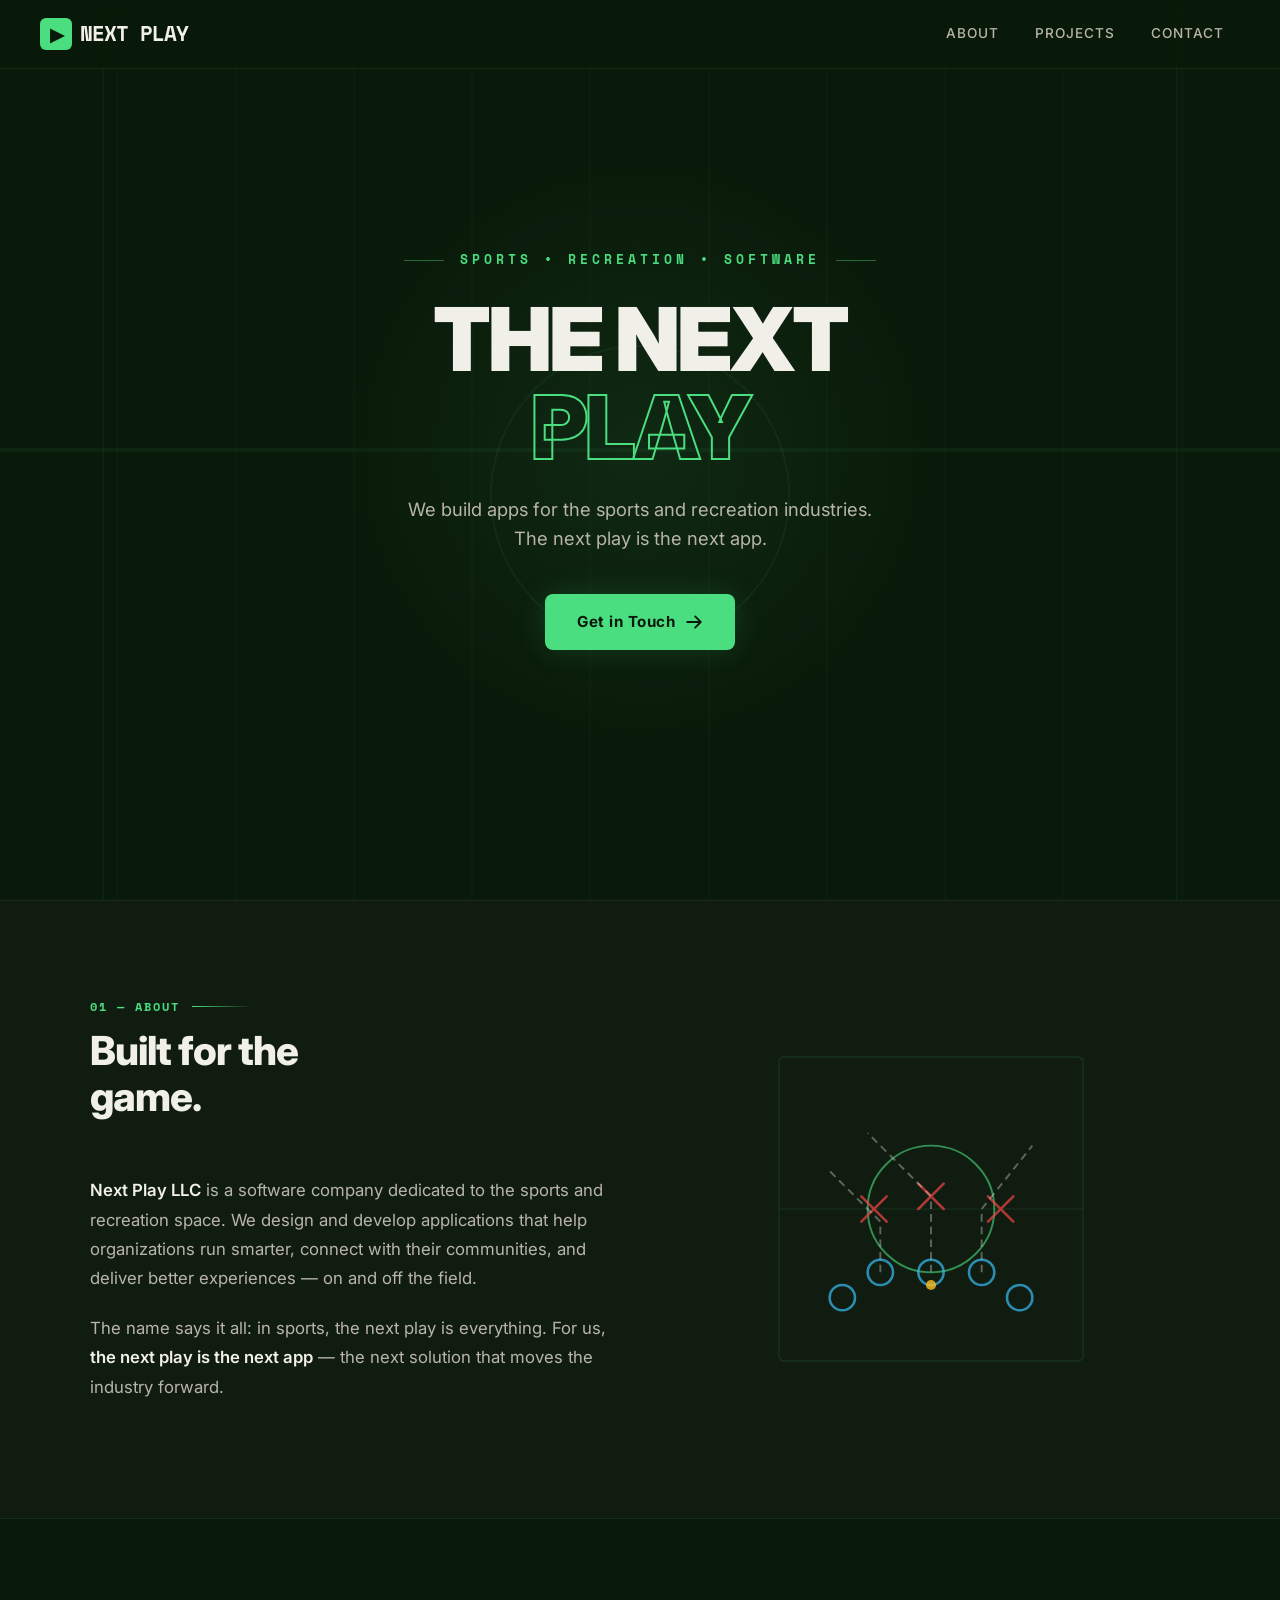
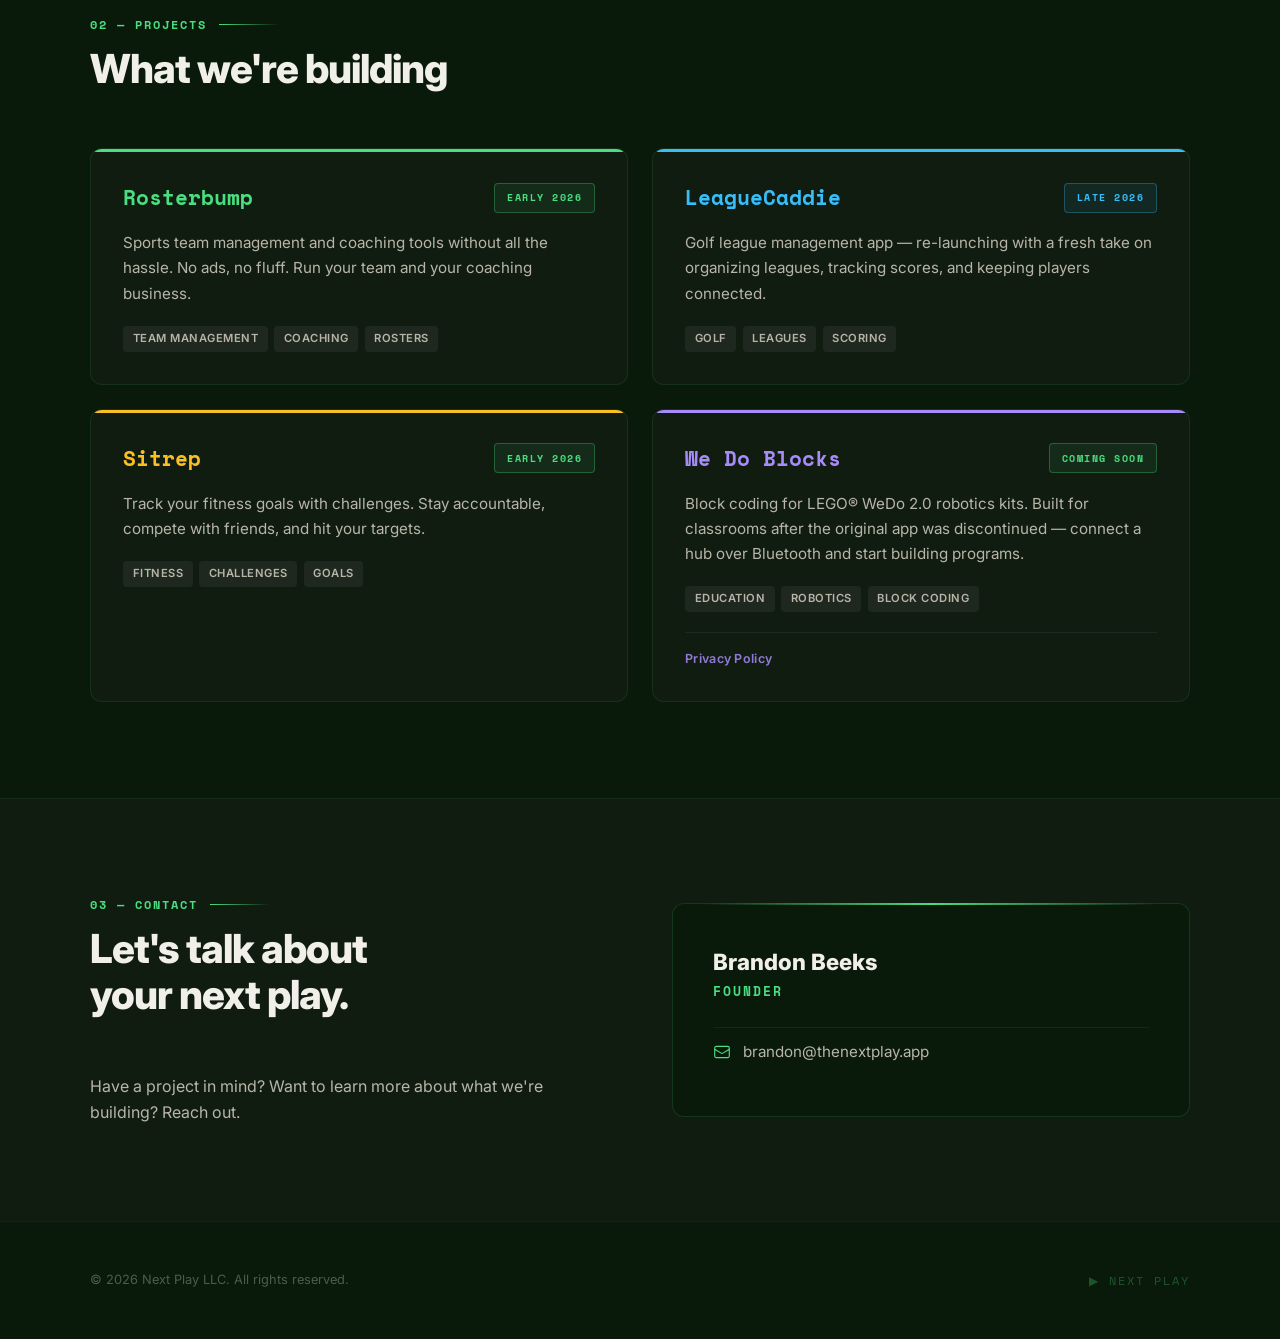
<file: index.html>
<!DOCTYPE html>
<html lang="en">
<head>
  <meta charset="UTF-8">
  <meta name="viewport" content="width=device-width, initial-scale=1.0">
  <title>Next Play — Software for Sports & Recreation</title>
  <link rel="preconnect" href="https://fonts.googleapis.com">
  <link rel="preconnect" href="https://fonts.gstatic.com" crossorigin>
  <link href="https://fonts.googleapis.com/css2?family=Inter:wght@400;500;600;700;800;900&family=Space+Mono:wght@700&display=swap" rel="stylesheet">
  <link rel="stylesheet" href="assets/site.css">
  <style>/* ═══ HERO ═══ */
    .hero {
      min-height: 100vh;
      display: flex;
      align-items: center;
      justify-content: center;
      text-align: center;
      padding: 6rem 2rem;
      position: relative;
      overflow: hidden;
    }

    /* Field lines background */
    .hero::before {
      content: '';
      position: absolute;
      inset: 0;
      background:
        /* center circle */
        radial-gradient(circle at 50% 55%, transparent 148px, rgba(74,222,128,0.06) 148px, rgba(74,222,128,0.06) 150px, transparent 150px),
        /* center line */
        linear-gradient(0deg, transparent 49.8%, rgba(74,222,128,0.05) 49.8%, rgba(74,222,128,0.05) 50.2%, transparent 50.2%),
        /* sidelines */
        linear-gradient(90deg, transparent 8%, rgba(74,222,128,0.04) 8%, rgba(74,222,128,0.04) 8.15%, transparent 8.15%, transparent 91.85%, rgba(74,222,128,0.04) 91.85%, rgba(74,222,128,0.04) 92%, transparent 92%),
        /* yard lines */
        repeating-linear-gradient(90deg, transparent 0%, transparent 9.09%, rgba(74,222,128,0.025) 9.09%, rgba(74,222,128,0.025) 9.24%, transparent 9.24%);
      pointer-events: none;
    }

    /* Animated glow */
    .hero::after {
      content: '';
      position: absolute;
      width: 600px;
      height: 600px;
      border-radius: 50%;
      background: radial-gradient(circle, rgba(74,222,128,0.08) 0%, transparent 70%);
      top: 50%;
      left: 50%;
      transform: translate(-50%, -50%);
      animation: pulse 6s ease-in-out infinite;
      pointer-events: none;
    }

    @keyframes pulse {
      0%, 100% { opacity: 0.5; transform: translate(-50%, -50%) scale(1); }
      50% { opacity: 1; transform: translate(-50%, -50%) scale(1.15); }
    }

    .hero-content { position: relative; z-index: 2; }

    .hero-tagline {
      font-family: 'Space Mono', monospace;
      font-size: 0.8rem;
      font-weight: 700;
      text-transform: uppercase;
      letter-spacing: 4px;
      color: var(--lime);
      margin-bottom: 1.5rem;
      display: flex;
      align-items: center;
      justify-content: center;
      gap: 1rem;
    }
    .hero-tagline::before,
    .hero-tagline::after {
      content: '';
      width: 40px;
      height: 1px;
      background: var(--lime);
      opacity: 0.4;
    }

    .hero h1 {
      font-size: clamp(3rem, 8vw, 5.5rem);
      font-weight: 900;
      line-height: 1.0;
      letter-spacing: -3px;
      margin-bottom: 1.5rem;
      color: var(--chalk);
    }
    .hero h1 .accent {
      color: transparent;
      -webkit-text-stroke: 2px var(--lime);
      display: block;
    }

    .hero-sub {
      font-size: 1.15rem;
      color: var(--chalk-dim);
      max-width: 480px;
      margin: 0 auto 2.5rem;
      font-weight: 400;
    }

    .hero-cta {
      display: inline-flex;
      align-items: center;
      gap: 0.6rem;
      background: var(--lime);
      color: var(--turf);
      padding: 1rem 2rem;
      border-radius: 8px;
      text-decoration: none;
      font-weight: 700;
      font-size: 0.95rem;
      letter-spacing: 0.5px;
      transition: all 0.25s;
      box-shadow: 0 0 30px rgba(74,222,128,0.15);
    }
    .hero-cta:hover {
      background: #86efac;
      box-shadow: 0 0 50px rgba(74,222,128,0.25);
      transform: translateY(-2px);
    }
    .hero-cta svg { width: 18px; height: 18px; }

    /* ═══ ABOUT ═══ */
    .about {
      background: var(--surface);
      border-top: 1px solid rgba(74,222,128,0.08);
      border-bottom: 1px solid rgba(74,222,128,0.08);
    }
    .about-grid {
      display: grid;
      grid-template-columns: 1fr 1fr;
      gap: 4rem;
      align-items: center;
    }
    .about-text p {
      color: var(--chalk-dim);
      font-size: 1.05rem;
      margin-bottom: 1.25rem;
      line-height: 1.75;
    }
    .about-text strong { color: var(--chalk); font-weight: 600; }

    /* Playbook diagram */
    .playbook-visual {
      display: flex;
      align-items: center;
      justify-content: center;
    }
    .playbook-svg { width: 100%; max-width: 380px; }
    .play-circle {
      fill: none;
      stroke: var(--lime);
      stroke-width: 1.5;
      opacity: 0.6;
    }
    .play-x {
      fill: none;
      stroke: var(--whistle);
      stroke-width: 2;
      stroke-linecap: round;
      opacity: 0.7;
    }
    .play-o {
      fill: none;
      stroke: var(--sky);
      stroke-width: 2;
      opacity: 0.7;
    }
    .play-arrow {
      fill: none;
      stroke: var(--chalk);
      stroke-width: 1.5;
      stroke-dasharray: 6 4;
      opacity: 0.35;
    }
    .play-route {
      fill: none;
      stroke: var(--lime);
      stroke-width: 2;
      stroke-dasharray: 200;
      stroke-dashoffset: 200;
      animation: drawRoute 3s ease forwards infinite;
    }
    @keyframes drawRoute {
      0% { stroke-dashoffset: 200; opacity: 0.8; }
      60% { stroke-dashoffset: 0; opacity: 0.8; }
      80% { stroke-dashoffset: 0; opacity: 0; }
      100% { stroke-dashoffset: 200; opacity: 0; }
    }

    /* ═══ PROJECTS / SCOREBOARD ═══ */
    .projects {
      background: var(--turf);
    }
    /* Two across rather than three: with four cards, three columns strands the
       last one alone on its own row. */
    .projects-grid {
      display: grid;
      grid-template-columns: repeat(auto-fit, minmax(420px, 1fr));
      gap: 1.5rem;
    }
    .project-card {
      background: var(--surface);
      border: 1px solid rgba(74,222,128,0.1);
      border-radius: 12px;
      padding: 2rem;
      position: relative;
      overflow: hidden;
      transition: all 0.3s;
    }
    /* One accent per card, chosen by a class rather than by nth-child, so
       adding a card is a one-word change instead of a re-colouring of its
       neighbours. */
    .project-card { --card-accent: var(--lime); }
    .project-card.sky { --card-accent: var(--sky); }
    .project-card.amber { --card-accent: var(--amber); }
    .project-card.violet { --card-accent: var(--violet); }
    .project-card::before {
      content: '';
      position: absolute;
      top: 0;
      left: 0;
      right: 0;
      height: 3px;
      background: var(--card-accent);
    }

    .project-card:hover {
      border-color: rgba(74,222,128,0.25);
      transform: translateY(-4px);
      box-shadow: 0 20px 60px rgba(0,0,0,0.3);
    }

    .project-meta {
      display: flex;
      align-items: center;
      justify-content: space-between;
      margin-bottom: 1rem;
    }
    .project-name {
      font-family: 'Space Mono', monospace;
      font-size: 1.3rem;
      font-weight: 700;
      color: var(--card-accent);
    }

    .project-status {
      font-family: 'Space Mono', monospace;
      font-size: 0.65rem;
      font-weight: 700;
      text-transform: uppercase;
      letter-spacing: 1.5px;
      padding: 0.35rem 0.75rem;
      border-radius: 4px;
      border: 1px solid;
    }
    .status-soon {
      color: var(--lime);
      border-color: rgba(74,222,128,0.3);
      background: rgba(74,222,128,0.08);
    }
    .status-later {
      color: var(--sky);
      border-color: rgba(56,189,248,0.3);
      background: rgba(56,189,248,0.08);
    }

    .project-desc {
      color: var(--chalk-dim);
      font-size: 0.95rem;
      line-height: 1.65;
      margin-bottom: 1.25rem;
    }

    .project-tags {
      display: flex;
      flex-wrap: wrap;
      gap: 0.4rem;
    }
    .project-links {
      display: flex;
      gap: 1rem;
      margin-top: 1.25rem;
      padding-top: 1rem;
      border-top: 1px solid rgba(240,239,232,0.06);
    }
    .project-links a {
      font-size: 0.78rem;
      font-weight: 600;
      letter-spacing: 0.3px;
      color: var(--card-accent);
      text-decoration: none;
      opacity: 0.85;
      transition: opacity 0.2s;
    }
    .project-links a:hover { opacity: 1; text-decoration: underline; }

    .tag {
      font-size: 0.7rem;
      font-weight: 600;
      text-transform: uppercase;
      letter-spacing: 0.5px;
      padding: 0.25rem 0.6rem;
      border-radius: 4px;
      background: rgba(240,239,232,0.06);
      color: var(--chalk-dim);
    }

    /* ═══ CONTACT ═══ */
    .contact {
      background: var(--surface);
      border-top: 1px solid rgba(74,222,128,0.08);
    }
    .contact-layout {
      display: grid;
      grid-template-columns: 1fr 1fr;
      gap: 4rem;
      align-items: center;
    }
    .contact-card {
      background: var(--turf);
      border: 1px solid rgba(74,222,128,0.15);
      border-radius: 12px;
      padding: 2.5rem;
      position: relative;
    }
    .contact-card::before {
      content: '';
      position: absolute;
      top: -1px;
      left: 2rem;
      right: 2rem;
      height: 2px;
      background: linear-gradient(90deg, transparent, var(--lime), transparent);
    }
    .contact-name {
      font-size: 1.4rem;
      font-weight: 800;
      color: var(--chalk);
      margin-bottom: 0.15rem;
    }
    .contact-role {
      font-family: 'Space Mono', monospace;
      font-size: 0.8rem;
      font-weight: 700;
      color: var(--lime);
      text-transform: uppercase;
      letter-spacing: 2px;
      margin-bottom: 1.5rem;
    }
    .contact-row {
      display: flex;
      align-items: center;
      gap: 0.75rem;
      padding: 0.75rem 0;
      border-top: 1px solid rgba(240,239,232,0.06);
    }
    .contact-row svg {
      width: 18px;
      height: 18px;
      color: var(--lime);
      flex-shrink: 0;
    }
    .contact-row a {
      color: var(--chalk-dim);
      text-decoration: none;
      font-size: 0.95rem;
      transition: color 0.2s;
    }
    .contact-row a:hover { color: var(--lime); }

    .contact-right p {
      color: var(--chalk-dim);
      font-size: 1.05rem;
      line-height: 1.75;
    }

    
    /* ═══ RESPONSIVE ═══ */
    @media (max-width: 768px) {
      .about-grid,
      .contact-layout {
        grid-template-columns: 1fr;
        gap: 2.5rem;
      }
      .playbook-visual { display: none; }
      .hero h1 { letter-spacing: -2px; }
      .projects-grid { grid-template-columns: 1fr; }
    }
  </style>
</head>
<body>

  <nav>
    <div class="nav-inner">
      <a href="#" class="logo">
        <span class="logo-arrow">&#9654;</span>
        NEXT PLAY
      </a>
      <div class="nav-links">
        <a href="#about" class="nav-link">About</a>
        <a href="#projects" class="nav-link">Projects</a>
        <a href="#contact" class="nav-link">Contact</a>
      </div>
    </div>
  </nav>

  <!-- ═══ HERO ═══ -->
  <section class="hero">
    <div class="hero-content">
      <div class="hero-tagline">Sports &bull; Recreation &bull; Software</div>
      <h1>
        THE NEXT<br>
        <span class="accent">PLAY</span>
      </h1>
      <p class="hero-sub">We build apps for the sports and recreation industries. The next play is the next app.</p>
      <a href="#contact" class="hero-cta">
        Get in Touch
        <svg xmlns="https://www.w3.org/2000/svg" fill="none" viewBox="0 0 24 24" stroke-width="2.5" stroke="currentColor"><path stroke-linecap="round" stroke-linejoin="round" d="M13.5 4.5L21 12m0 0l-7.5 7.5M21 12H3" /></svg>
      </a>
    </div>
  </section>

  <!-- ═══ ABOUT ═══ -->
  <section class="about" id="about">
    <div class="container">
      <div class="about-grid">
        <div class="about-text">
          <div class="section-header">
            <div class="section-number">01 &mdash; ABOUT</div>
            <h2 class="section-title">Built for the<br>game.</h2>
          </div>
          <p><strong>Next Play LLC</strong> is a software company dedicated to the sports and recreation space. We design and develop applications that help organizations run smarter, connect with their communities, and deliver better experiences &mdash; on and off the field.</p>
          <p>The name says it all: in sports, the next play is everything. For us, <strong>the next play is the next app</strong> &mdash; the next solution that moves the industry forward.</p>
        </div>
        <div class="playbook-visual">
          <svg class="playbook-svg" viewBox="0 0 300 300" xmlns="https://www.w3.org/2000/svg">
            <!-- Field markings -->
            <rect x="30" y="30" width="240" height="240" rx="4" fill="none" stroke="rgba(74,222,128,0.12)" stroke-width="1"/>
            <line x1="30" y1="150" x2="270" y2="150" stroke="rgba(74,222,128,0.08)" stroke-width="1"/>
            <circle cx="150" cy="150" r="50" class="play-circle"/>

            <!-- O's - offense -->
            <circle cx="150" cy="200" r="10" class="play-o"/>
            <circle cx="110" cy="200" r="10" class="play-o"/>
            <circle cx="190" cy="200" r="10" class="play-o"/>
            <circle cx="80" cy="220" r="10" class="play-o"/>
            <circle cx="220" cy="220" r="10" class="play-o"/>

            <!-- X's - defense -->
            <g class="play-x"><line x1="140" y1="130" x2="160" y2="150"/><line x1="160" y1="130" x2="140" y2="150"/></g>
            <g class="play-x"><line x1="95" y1="140" x2="115" y2="160"/><line x1="115" y1="140" x2="95" y2="160"/></g>
            <g class="play-x"><line x1="195" y1="140" x2="215" y2="160"/><line x1="215" y1="140" x2="195" y2="160"/></g>

            <!-- Routes -->
            <path d="M150 200 L150 140 L100 90" class="play-arrow"/>
            <path d="M190 200 L190 150 L230 100" class="play-arrow"/>
            <path d="M110 200 L110 160 L70 120" class="play-arrow"/>

            <!-- Animated route -->
            <path d="M150 200 L150 130 L200 80" class="play-route"/>

            <!-- Ball -->
            <circle cx="150" cy="210" r="4" fill="var(--amber)" opacity="0.8"/>
          </svg>
        </div>
      </div>
    </div>
  </section>

  <!-- ═══ PROJECTS ═══ -->
  <section class="projects" id="projects">
    <div class="container">
      <div class="section-header">
        <div class="section-number">02 &mdash; PROJECTS</div>
        <h2 class="section-title">What we're building</h2>
      </div>
      <div class="projects-grid">

        <div class="project-card">
          <div class="project-meta">
            <span class="project-name">Rosterbump</span>
            <span class="project-status status-soon">Early 2026</span>
          </div>
          <p class="project-desc">Sports team management and coaching tools without all the hassle. No ads, no fluff. Run your team and your coaching business.</p>
          <div class="project-tags">
            <span class="tag">Team Management</span>
            <span class="tag">Coaching</span>
            <span class="tag">Rosters</span>
          </div>
        </div>

        <div class="project-card sky">
          <div class="project-meta">
            <span class="project-name">LeagueCaddie</span>
            <span class="project-status status-later">Late 2026</span>
          </div>
          <p class="project-desc">Golf league management app &mdash; re-launching with a fresh take on organizing leagues, tracking scores, and keeping players connected.</p>
          <div class="project-tags">
            <span class="tag">Golf</span>
            <span class="tag">Leagues</span>
            <span class="tag">Scoring</span>
          </div>
        </div>

        <div class="project-card amber">
          <div class="project-meta">
            <span class="project-name">Sitrep</span>
            <span class="project-status status-soon">Early 2026</span>
          </div>
          <p class="project-desc">Track your fitness goals with challenges. Stay accountable, compete with friends, and hit your targets.</p>
          <div class="project-tags">
            <span class="tag">Fitness</span>
            <span class="tag">Challenges</span>
            <span class="tag">Goals</span>
          </div>
        </div>


        <div class="project-card violet">
          <div class="project-meta">
            <span class="project-name">We Do Blocks</span>
            <span class="project-status status-soon">Coming Soon</span>
          </div>
          <p class="project-desc">Block coding for LEGO&reg; WeDo 2.0 robotics kits. Built for classrooms after the original app was discontinued &mdash; connect a hub over Bluetooth and start building programs.</p>
          <div class="project-tags">
            <span class="tag">Education</span>
            <span class="tag">Robotics</span>
            <span class="tag">Block Coding</span>
          </div>
          <div class="project-links">
            <a href="apps/wedo-blocks/privacy-policy/">Privacy Policy</a>
          </div>
        </div>

      </div>
    </div>
  </section>

  <!-- ═══ CONTACT ═══ -->
  <section class="contact" id="contact">
    <div class="container">
      <div class="contact-layout">
        <div>
          <div class="section-header">
            <div class="section-number">03 &mdash; CONTACT</div>
            <h2 class="section-title">Let's talk about<br>your next play.</h2>
          </div>
          <p class="contact-right" style="color: var(--chalk-dim); font-size: 1rem; margin-top: 0.5rem;">Have a project in mind? Want to learn more about what we're building? Reach out.</p>
        </div>
        <div class="contact-card">
          <div class="contact-name">Brandon Beeks</div>
          <div class="contact-role">Founder</div>
          <div class="contact-row">
            <svg xmlns="https://www.w3.org/2000/svg" fill="none" viewBox="0 0 24 24" stroke-width="1.5" stroke="currentColor"><path stroke-linecap="round" stroke-linejoin="round" d="M21.75 6.75v10.5a2.25 2.25 0 01-2.25 2.25h-15a2.25 2.25 0 01-2.25-2.25V6.75m19.5 0A2.25 2.25 0 0019.5 4.5h-15a2.25 2.25 0 00-2.25 2.25m19.5 0v.243a2.25 2.25 0 01-1.07 1.916l-7.5 4.615a2.25 2.25 0 01-2.36 0L3.32 8.91a2.25 2.25 0 01-1.07-1.916V6.75" /></svg>
            <a href="mailto:brandon@thenextplay.app">brandon@thenextplay.app</a>
          </div>
        </div>
      </div>
    </div>
  </section>

  <footer>
    <div class="footer-inner">
      <span class="footer-copy">&copy; 2026 Next Play LLC. All rights reserved.</span>
      <span class="footer-mark">&#9654; NEXT PLAY</span>
    </div>
  </footer>

</body>
</html>
</file>
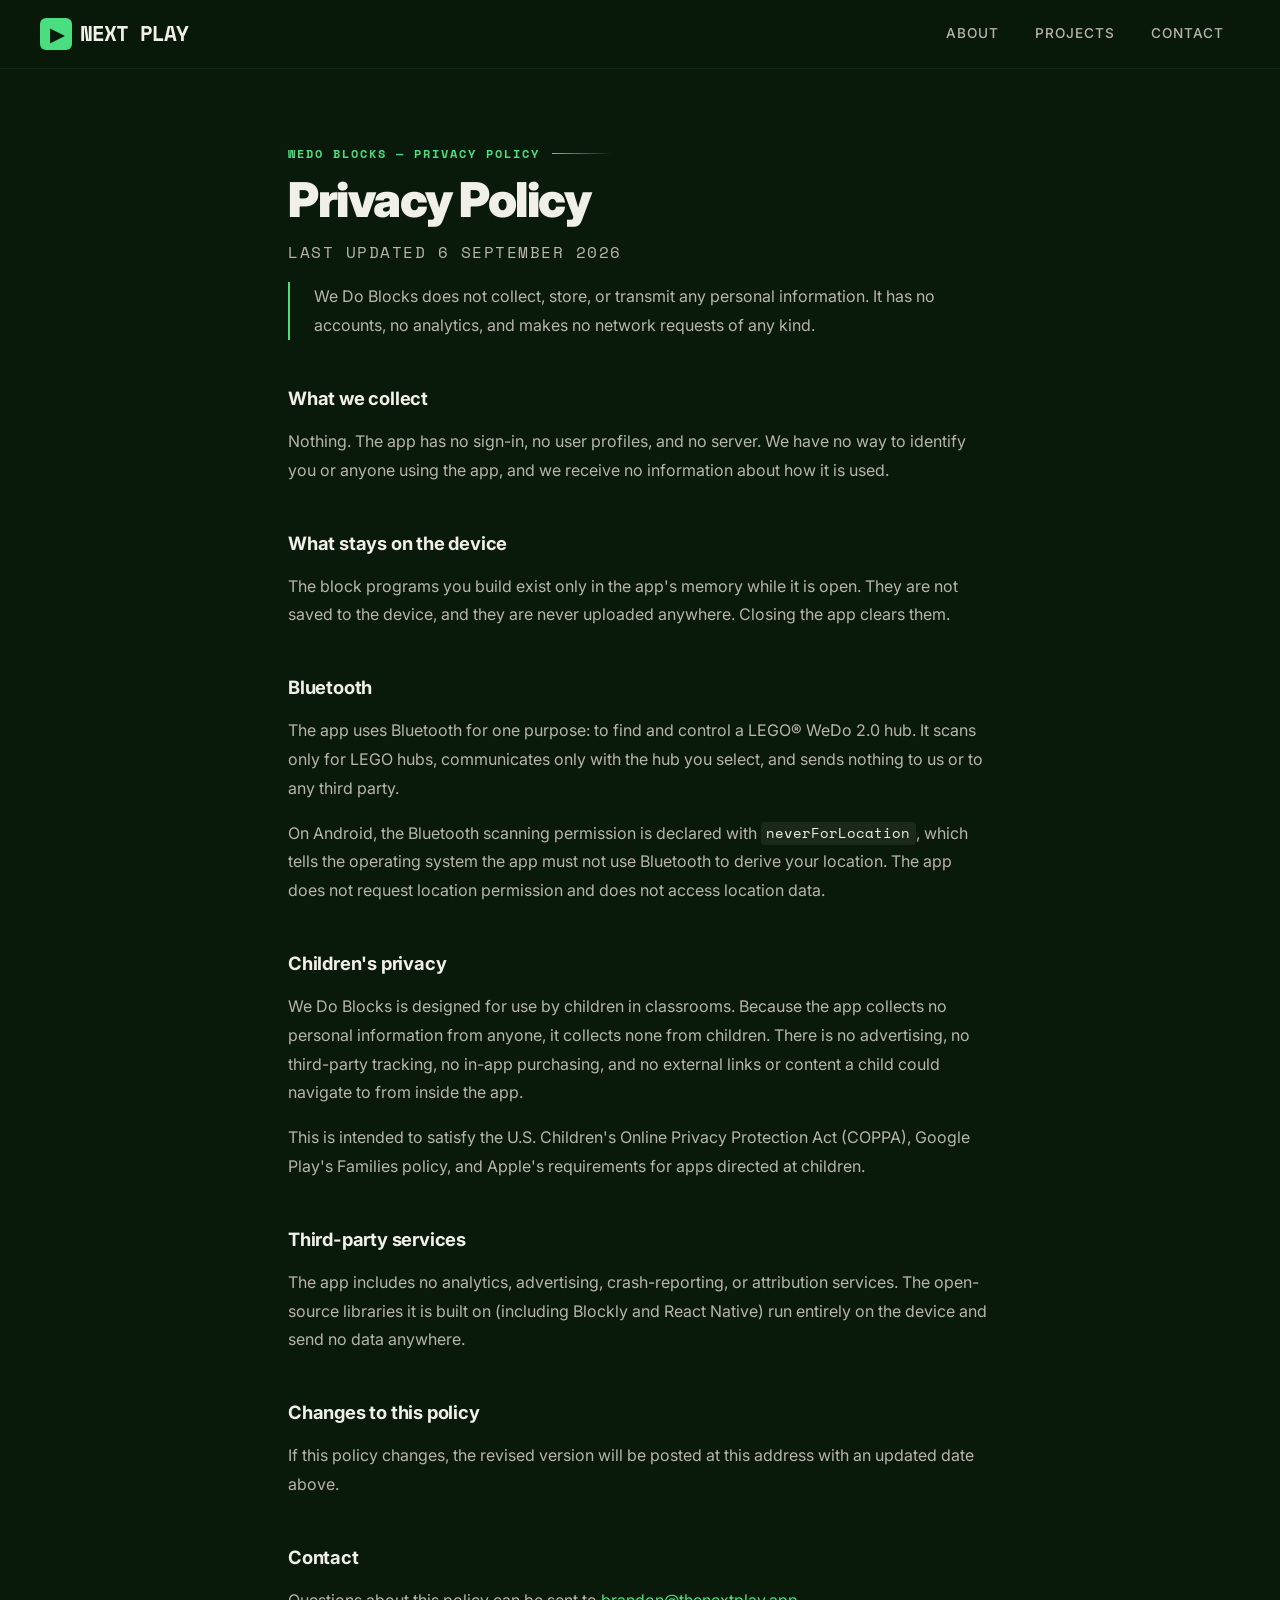
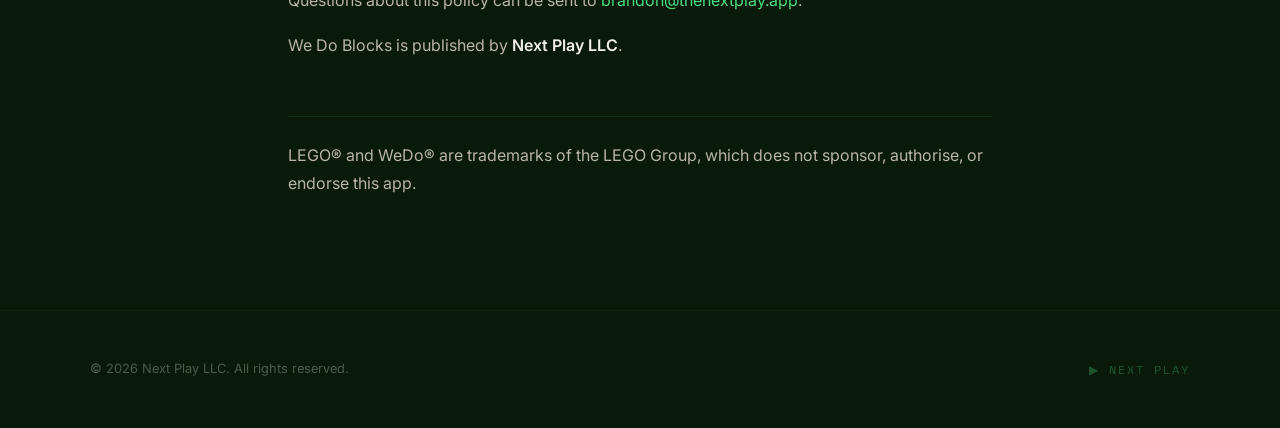
<file: apps/wedo-blocks/privacy-policy/index.html>
<!DOCTYPE html>
<html lang="en">
<head>
  <meta charset="UTF-8">
  <meta name="viewport" content="width=device-width, initial-scale=1.0">
  <title>We Do Blocks Privacy Policy — Next Play</title>
  <meta name="description" content="We Do Blocks collects no personal information, makes no network requests and stores nothing.">
  <link rel="preconnect" href="https://fonts.googleapis.com">
  <link rel="preconnect" href="https://fonts.gstatic.com" crossorigin>
  <link href="https://fonts.googleapis.com/css2?family=Inter:wght@400;500;600;700;800;900&family=Space+Mono:wght@700&display=swap" rel="stylesheet">
  <link rel="stylesheet" href="../../../assets/site.css">
  <style>
    .legal { padding-top: 9rem; }
    .legal-inner { max-width: 44rem; margin: 0 auto; }

    .legal h1 {
      font-size: clamp(2rem, 5vw, 3rem);
      font-weight: 900;
      letter-spacing: -1.5px;
      line-height: 1.05;
      margin-bottom: 0.75rem;
    }
    .legal-date {
      font-family: 'Space Mono', monospace;
      font-size: 0.75rem;
      letter-spacing: 1.5px;
      text-transform: uppercase;
      color: rgba(240,239,232,0.35);
      margin-bottom: 2.5rem;
    }

    .legal-lede {
      border-left: 2px solid var(--lime);
      padding-left: 1.5rem;
      margin-bottom: 3rem;
      font-size: 1.15rem;
      line-height: 1.7;
      color: var(--chalk);
    }

    .legal h2 {
      font-size: 1.15rem;
      font-weight: 700;
      letter-spacing: -0.2px;
      margin: 2.75rem 0 0.85rem;
      color: var(--chalk);
    }
    .legal p {
      color: var(--chalk-dim);
      font-size: 1rem;
      line-height: 1.8;
      margin-bottom: 1rem;
    }
    .legal p strong { color: var(--chalk); font-weight: 600; }
    .legal a { color: var(--lime); text-decoration: none; }
    .legal a:hover { text-decoration: underline; }
    .legal code {
      font-family: 'Space Mono', monospace;
      font-size: 0.85em;
      color: var(--chalk);
      background: rgba(240,239,232,0.07);
      padding: 0.1em 0.4em;
      border-radius: 4px;
    }

    .legal-trademark {
      margin-top: 3.5rem;
      padding-top: 1.5rem;
      border-top: 1px solid rgba(74,222,128,0.1);
      font-size: 0.85rem;
      color: rgba(240,239,232,0.4);
      line-height: 1.7;
    }

    @media (max-width: 768px) {
      .legal { padding-top: 7rem; }
      .legal-lede { padding-left: 1.1rem; font-size: 1.05rem; }
    }
  </style>
</head>
<body>

  <nav>
    <div class="nav-inner">
      <a href="../../../" class="logo">
        <span class="logo-arrow">&#9654;</span>
        NEXT PLAY
      </a>
      <div class="nav-links">
        <a href="../../../#about" class="nav-link">About</a>
        <a href="../../../#projects" class="nav-link">Projects</a>
        <a href="../../../#contact" class="nav-link">Contact</a>
      </div>
    </div>
  </nav>

  <section class="legal">
    <div class="container">
      <div class="legal-inner">

        <div class="section-number">WEDO BLOCKS &mdash; PRIVACY POLICY</div>
        <h1>Privacy Policy</h1>
        <p class="legal-date">Last updated 6 September 2026</p>

        <p class="legal-lede">
          We Do Blocks does not collect, store, or transmit any personal
          information. It has no accounts, no analytics, and makes no network
          requests of any kind.
        </p>

        <h2>What we collect</h2>
        <p>
          Nothing. The app has no sign-in, no user profiles, and no server. We
          have no way to identify you or anyone using the app, and we receive no
          information about how it is used.
        </p>

        <h2>What stays on the device</h2>
        <p>
          The block programs you build exist only in the app's memory while it is
          open. They are not saved to the device, and they are never uploaded
          anywhere. Closing the app clears them.
        </p>

        <h2>Bluetooth</h2>
        <p>
          The app uses Bluetooth for one purpose: to find and control a LEGO&reg;
          WeDo 2.0 hub. It scans only for LEGO hubs, communicates only with the
          hub you select, and sends nothing to us or to any third party.
        </p>
        <p>
          On Android, the Bluetooth scanning permission is declared with
          <code>neverForLocation</code>, which tells the operating system the app
          must not use Bluetooth to derive your location. The app does not request
          location permission and does not access location data.
        </p>

        <h2>Children's privacy</h2>
        <p>
          We Do Blocks is designed for use by children in classrooms. Because the
          app collects no personal information from anyone, it collects none from
          children. There is no advertising, no third-party tracking, no in-app
          purchasing, and no external links or content a child could navigate to
          from inside the app.
        </p>
        <p>
          This is intended to satisfy the U.S. Children's Online Privacy
          Protection Act (COPPA), Google Play's Families policy, and Apple's
          requirements for apps directed at children.
        </p>

        <h2>Third-party services</h2>
        <p>
          The app includes no analytics, advertising, crash-reporting, or
          attribution services. The open-source libraries it is built on
          (including Blockly and React&nbsp;Native) run entirely on the device and
          send no data anywhere.
        </p>

        <h2>Changes to this policy</h2>
        <p>
          If this policy changes, the revised version will be posted at this
          address with an updated date above.
        </p>

        <h2>Contact</h2>
        <p>
          Questions about this policy can be sent to
          <a href="mailto:brandon@thenextplay.app">brandon@thenextplay.app</a>.
        </p>
        <p>
          We Do Blocks is published by <strong>Next Play LLC</strong>.
        </p>

        <p class="legal-trademark">
          LEGO&reg; and WeDo&reg; are trademarks of the LEGO Group, which does not
          sponsor, authorise, or endorse this app.
        </p>

      </div>
    </div>
  </section>

  <footer>
    <div class="footer-inner">
      <span class="footer-copy">&copy; 2026 Next Play LLC. All rights reserved.</span>
      <span class="footer-mark">&#9654; NEXT PLAY</span>
    </div>
  </footer>

</body>
</html>
</file>
<file: assets/site.css>
/* Shared across every page on the site: palette, reset, nav, section framing
   and footer. Page-specific rules stay inline in the page that uses them.

   Pages link this with a relative path, so the site does not care what host or
   sub-path it is served from. */
:root {
  --turf: #0a1a0a;
  --turf-light: #0f2810;
  --chalk: #f0efe8;
  --chalk-dim: #b8b5a8;
  --lime: #4ade80;
  --lime-glow: #22c55e;
  --amber: #fbbf24;
  --sky: #38bdf8;
  --whistle: #ef4444;
  /* Added for the We Do Blocks card: the education work sits outside the
     field-green / sky / amber family the sports apps use. */
  --violet: #a78bfa;
  --surface: #111c11;
  --surface-raised: #162416;
}

* { margin: 0; padding: 0; box-sizing: border-box; }

html { scroll-behavior: smooth; }

body {
  font-family: 'Inter', -apple-system, sans-serif;
  color: var(--chalk);
  line-height: 1.6;
  background: var(--turf);
  overflow-x: hidden;
}

/* ═══ NAV ═══ */
nav {
  position: fixed;
  top: 0;
  width: 100%;
  z-index: 100;
  padding: 0 2rem;
  background: rgba(10, 26, 10, 0.85);
  backdrop-filter: blur(16px);
  border-bottom: 1px solid rgba(74, 222, 128, 0.1);
}
.nav-inner {
  max-width: 1200px;
  margin: 0 auto;
  display: flex;
  justify-content: space-between;
  align-items: center;
  height: 68px;
}
.logo {
  font-family: 'Space Mono', monospace;
  font-size: 1.3rem;
  font-weight: 700;
  color: var(--chalk);
  text-decoration: none;
  letter-spacing: -1px;
  display: flex;
  align-items: center;
  gap: 0.5rem;
}
.logo-arrow {
  display: inline-flex;
  align-items: center;
  justify-content: center;
  width: 32px;
  height: 32px;
  background: var(--lime);
  color: var(--turf);
  border-radius: 6px;
  font-size: 1.1rem;
  font-weight: 900;
}
.nav-links { display: flex; align-items: center; gap: 0.25rem; }
nav a.nav-link {
  color: var(--chalk-dim);
  text-decoration: none;
  font-size: 0.85rem;
  font-weight: 500;
  letter-spacing: 1px;
  text-transform: uppercase;
  padding: 0.5rem 1rem;
  border-radius: 6px;
  transition: all 0.2s;
}
nav a.nav-link:hover {
  color: var(--lime);
  background: rgba(74, 222, 128, 0.08);
}

/* ═══ SECTIONS ═══ */
section { padding: 6rem 2rem; }
.container { max-width: 1100px; margin: 0 auto; }

.section-header {
  margin-bottom: 3.5rem;
}
.section-number {
  font-family: 'Space Mono', monospace;
  font-size: 0.75rem;
  font-weight: 700;
  color: var(--lime);
  letter-spacing: 2px;
  margin-bottom: 0.75rem;
  display: flex;
  align-items: center;
  gap: 0.75rem;
}
.section-number::after {
  content: '';
  height: 1px;
  width: 60px;
  background: linear-gradient(90deg, var(--lime), transparent);
}
.section-title {
  font-size: clamp(1.8rem, 4vw, 2.5rem);
  font-weight: 800;
  letter-spacing: -1px;
  line-height: 1.15;
}

/* ═══ FOOTER ═══ */
footer {
  text-align: center;
  padding: 3rem 2rem;
  background: var(--turf);
  border-top: 1px solid rgba(74,222,128,0.06);
}
.footer-inner {
  max-width: 1100px;
  margin: 0 auto;
  display: flex;
  justify-content: space-between;
  align-items: center;
}
.footer-copy {
  color: rgba(240,239,232,0.3);
  font-size: 0.8rem;
}
.footer-mark {
  font-family: 'Space Mono', monospace;
  font-size: 0.75rem;
  color: rgba(74,222,128,0.3);
  letter-spacing: 2px;
}


/* ═══ RESPONSIVE ═══ */
@media (max-width: 768px) {
  section { padding: 4rem 1.5rem; }
  .footer-inner { flex-direction: column; gap: 0.5rem; }
}
</file>
